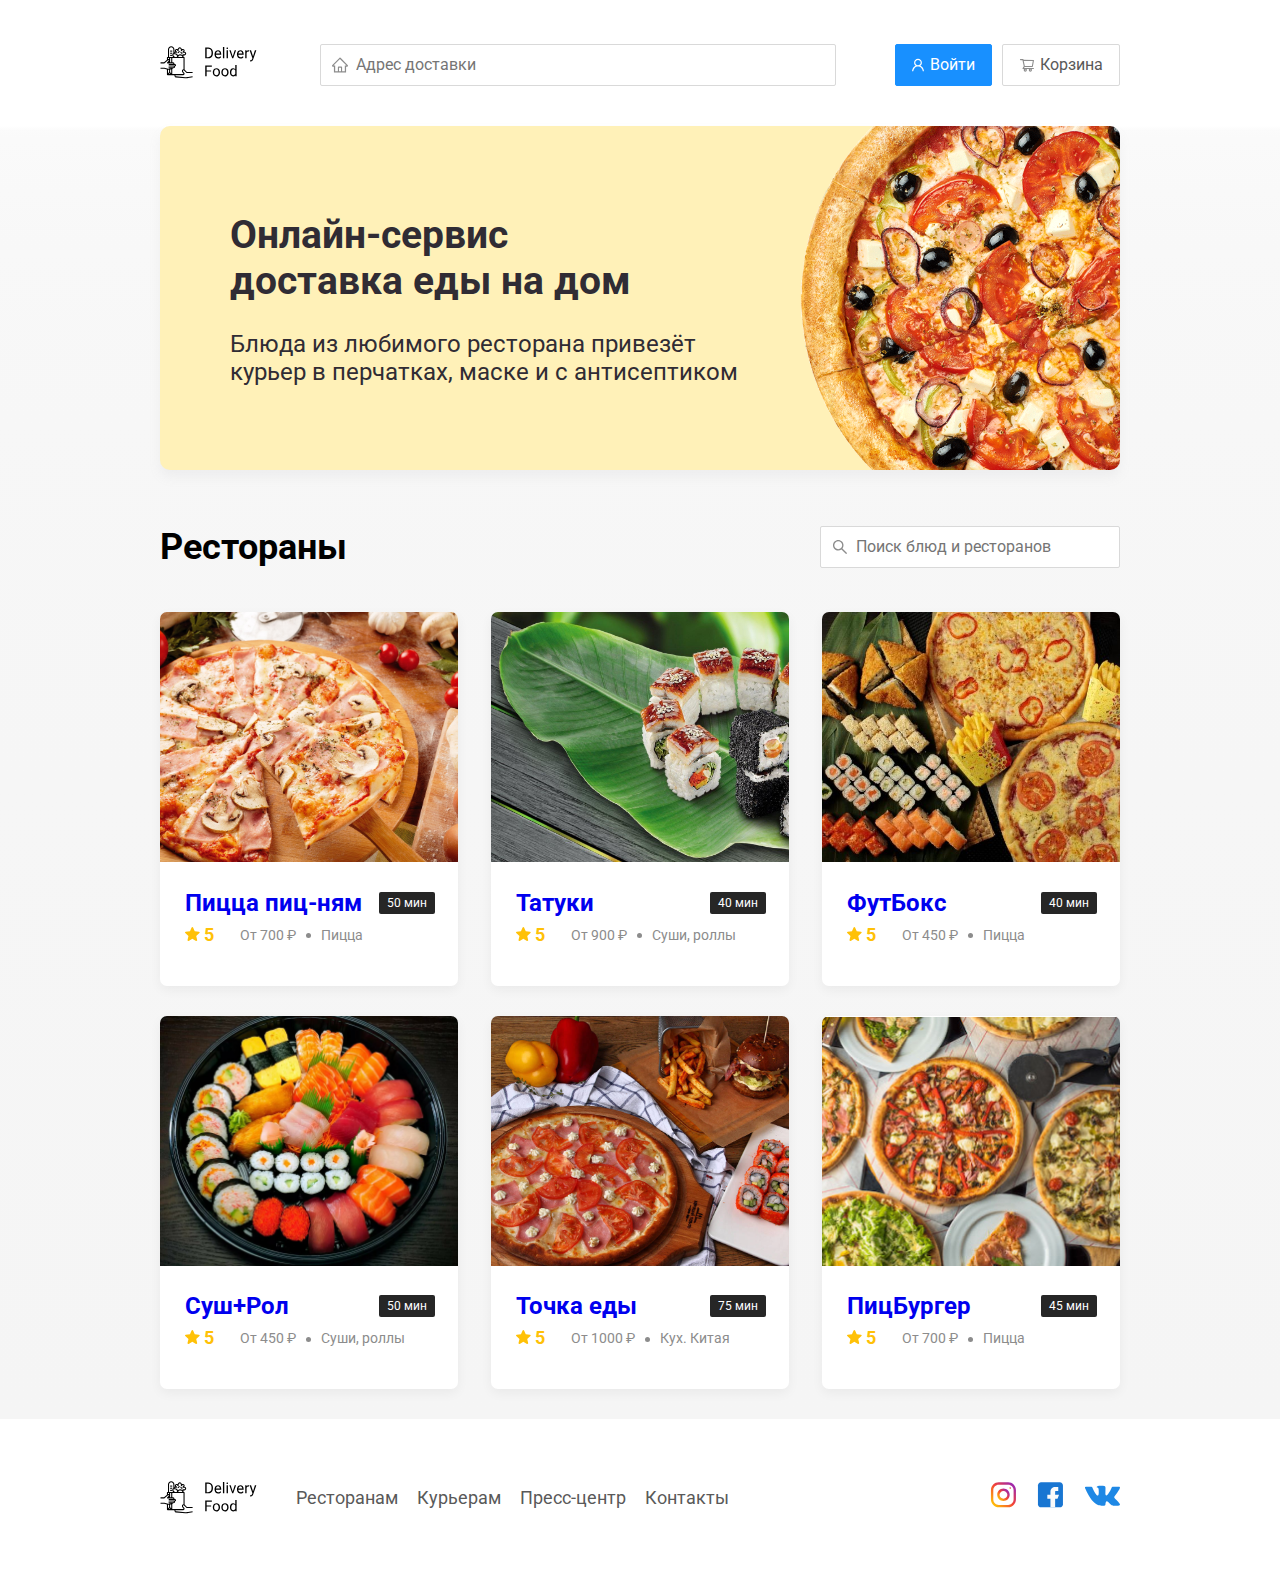
<file: index.html>
<!DOCTYPE html>
<html lang="ru">
<head>
    <meta charset="UTF-8" />
    <meta name="viewport" content="width=device-width, initial-scale=1.0" />
    <title>Delivery Food - доставка еды на дом</title>
    <link href="https://fonts.googleapis.com/css?family=Roboto:400,700&display=swap&subset=cyrillic" rel="stylesheet" />
    <link rel="stylesheet" href="css/normalize.css" />
    <link rel="stylesheet" href="css/style.css" />
</head>
<body>
    <div class="container">
        <header class="header">
            <a href="index.html" class="logo">
            <img src="img/logo.svg" alt="Logo" />
            </a>
            <input type="text" class="input input-address" placeholder="Адрес доставки" />
            <div class="buttons">
                <button class="button button-primary">
                    <img src="img/user.svg" alt="user" class="button-icon" />
               <span class="button-text">Войти</span>
            </button>
                <button class="button">
                    <img src="img/shopping-cart.svg" alt="shopping cart" class="button-icon" />
                <span class="button-text">Корзина</span>
                </button>
        </div>
        </header>
    </div>
    <main class="main">
        <div class="container">
            <section class="promo">
                <h1 class="promo-title">Онлайн-сервис <br /> доставка еды на дом</h1>
                <p class="promo-text">
                    Блюда из любимого ресторана привезёт курьер в перчатках, маске и с антисептиком
                </p>
            </section>
            <section class="restaurants">
                <div class="section-heading">
                    <h2 class="section-title">Рестораны</h2>
                    <input type="text" class="input input-search" placeholder="Поиск блюд и ресторанов" />
                </div>
                <div class="cards">
                    
                    <a href="restaurant.html" class="card">
                        <img src="img/image.jpg" alt="image" class="card-image" />
                        <div class="card-text">
                            <div class="card-heading">
                                <h3 class="card-title">Пицца пиц-ням</h3>
                                <span class="card-tag tag">50 мин</span>
                            </div>
                            <div class="card-info">
                                <div class="rating">
                                    <img src="img/rating.svg" alt="rating" class="rating-star" />
                                    5</div>
                                <div class="price">От 700 ₽</div>
                                <div class="category">Пицца</div>
                            </div>
                        </div>
                    </a>
    
                    <a href="restaurant.html" class="card">
                        <img src="img/image_2.jpg" alt="image_2" class="card-image" />
                        <div class="card-text">
                            <div class="card-heading">
                                <h3 class="card-title">Татуки</h3>
                                <span class="card-tag tag">40 мин</span>
                            </div>
                            <div class="card-info">
                                <div class="rating">
                                    <img src="img/rating.svg" alt="rating" class="rating-star" />
                                    5</div>
                                <div class="price">От 900 ₽</div>
                                <div class="category">Суши, роллы</div>
                            </div>
                        </div>
                    </a>
    
                    <a href="restaurant.html" class="card">
                        <img src="img/image_3.jpg" alt="image_3" class="card-image" />
                        <div class="card-text">
                            <div class="card-heading">
                                <h3 class="card-title">ФутБокс</h3>
                                <span class="card-tag tag">40 мин</span>
                            </div>
                            <div class="card-info">
                                <div class="rating">
                                    <img src="img/rating.svg" alt="rating" class="rating-star" />
                                    5</div>
                                <div class="price">От 450 ₽</div>
                                <div class="category">Пицца</div>
                            </div>
                        </div>
                    </a>
    
                    <a href="restaurant.html" class="card">
                        <img src="img/image_4.jpg" alt="image_4" class="card-image" />
                        <div class="card-text">
                            <div class="card-heading">
                                <h3 class="card-title">Суш+Рол</h3>
                                <span class="card-tag tag">50 мин</span>
                            </div>
                            <div class="card-info">
                                <div class="rating">
                                    <img src="img/rating.svg" alt="rating" class="rating-star" />
                                    5</div>
                                <div class="price">От 450 ₽</div>
                                <div class="category">Суши, роллы</div>
                            </div>
                        </div>
                    </a>
    
                    <a href="restaurant.html" class="card">
                        <img src="img/image_5.jpg" alt="image_5" class="card-image" />
                        <div class="card-text">
                            <div class="card-heading">
                                <h3 class="card-title">Точка еды</h3>
                                <span class="card-tag tag">75 мин</span>
                            </div>
                            <div class="card-info">
                                <div class="rating">
                                    <img src="img/rating.svg" alt="rating" class="rating-star" />
                                    5</div>
                                <div class="price">От 1000 ₽</div>
                                <div class="category">Кух. Китая</div>
                            </div>
                        </div>
                    </a>
    
                    <a href="restaurant.html" class="card">
                        <img src="img/image_6.jpg" alt="image_6" class="card-image" />
                        <div class="card-text">
                            <div class="card-heading">
                                <h3 class="card-title">ПицБургер</h3>
                                <span class="card-tag tag">45 мин</span>
                            </div>
                            <div class="card-info">
                                <div class="rating">
                                    <img src="img/rating.svg" alt="rating" class="rating-star" />
                                    5</div>
                                <div class="price">От 700 ₽</div>
                                <div class="category">Пицца</div>
                            </div>
                        </div>
                    </a>

                </div>
            </section>
        </div>
    </main>
    <div class="footer">
        <div class="container">
            <div class="footer-block">
                <img src="img/logo.svg" alt="logo" class="logo footer-logo" />
                <nav class="footer-nav">
                <a href="#" class="footer-link">Ресторанам</a>
                <a href="#" class="footer-link">Курьерам</a>
                <a href="#" class="footer-link">Пресс-центр</a>
                <a href="#" class="footer-link">Контакты</a>
                </nav>
                <div class="social-links">
                    <a href="#" class="social-link"><img src="img/instagram.svg" alt="instagram" /></a>
                    <a href="#" class="social-link"><img src="img/fb.svg" alt="facebook" /></a>
                    <a href="#" class="social-link"><img src="img/vk.svg" alt="vk" /></a>
                </div>
            </div>
        </div>
    </div>
</body>
</html>
</file>
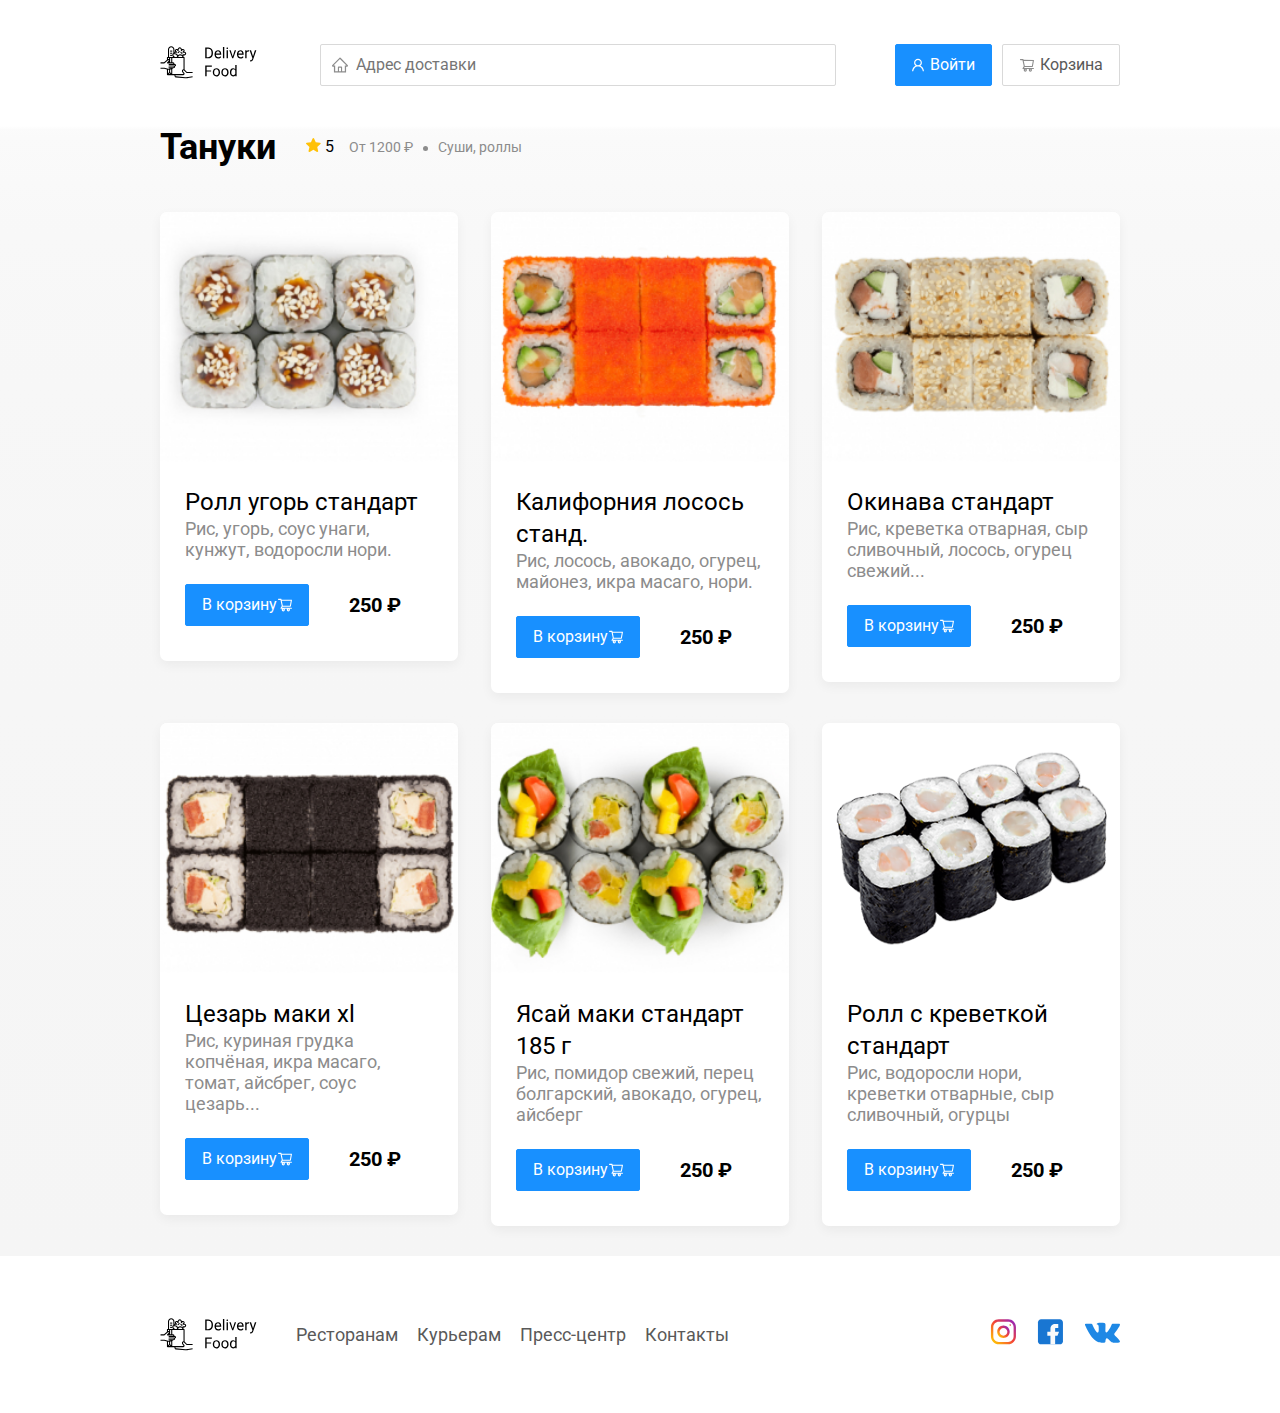
<file: restaurant.html>
<!DOCTYPE html>
<html lang="ru">
<head>
    <meta charset="UTF-8" />
    <meta name="viewport" content="width=device-width, initial-scale=1.0" />
    <title>Delivery Food - доставка еды на дом</title>
    <link href="https://fonts.googleapis.com/css?family=Roboto:400,700&display=swap&subset=cyrillic" rel="stylesheet" />
    <link rel="stylesheet" href="css/normalize.css" />
    <link rel="stylesheet" href="css/animate.css" />
    <link rel="stylesheet" href="css/style.css" />
</head>
<body>
    <div class="container">
        <header class="header">
            <a href="index.html" class="logo animated bounce">
                <img src="img/logo.svg" alt="Logo" />
            </a>
            <input type="text" class="input input-address" placeholder="Адрес доставки" />
            <div class="buttons">
                <button class="button button-primary">
                    <img src="img/user.svg" alt="user" class="button-icon" />
               <span class="button-text">Войти</span>
            </button>
                <button class="button" id="cart-button">
                    <img src="img/shopping-cart.svg" alt="shopping cart" class="button-icon" />
                <span class="button-text">Корзина</span>
                </button>
        </div>
        </header>
    </div>
    <main class="main">
        <div class="container">
            <section class="restaurants">
                <div class="section-heading">
                    <h2 class="section-title">Тануки</h2>
                    <div class="card-info">
                        <div class="rating">
                            <img src="img/rating.svg" alt="rating" class="rating-star" />
                            5</div>
                        <div class="price">От 1200 ₽</div>
                        <div class="category">Суши, роллы</div>
                    </div>
                </div>
                <div class="cards">
                    
                    <div class="card wow fadeInUp" data-wow-delay="0.2s">
                        <img src="img/rol.jpg" alt="rol" class="card-image" />
                        <div class="card-text">
                            <div class="card-heading">
                                <h3 class="card-title card-title-reg">Ролл угорь стандарт</h3>
                            </div>
                            <div class="card-info">
                                <div class="ingredients">Рис, угорь, соус унаги, кунжут, водоросли нори.</div>
                            </div>
                            <div class="card-buttons">
                                <button class="button button-primary">
                                    <span class="button-card-text">В корзину</span>
                                    <img src="img/shopping-cart-white.svg" alt="shopping-cart" class="card-button-image">
                                </button>
                                <strong class="card-price-bold">250 ₽</strong>
                            </div>
                        </div>
                    </div>
                    
                    <div class="card wow fadeInUp" data-wow-delay="0.4s">
                        <img src="img/los.jpg" alt="los" class="card-image" />
                        <div class="card-text">
                            <div class="card-heading">
                                <h3 class="card-title card-title-reg">Калифорния лосось станд.</h3>
                            </div>
                            <div class="card-info">
                                <div class="ingredients">Рис, лосось, авокадо, огурец, майонез, икра масаго, нори.</div>
                            </div>
                            <div class="card-buttons">
                                <button class="button button-primary">
                                    <span class="button-card-text">В корзину</span>
                                    <img src="img/shopping-cart-white.svg" alt="shopping-cart" class="card-button-image">
                                </button>
                                <strong class="card-price-bold">250 ₽</strong>
                            </div>
                        </div>
                    </div>
    
                    <div class="card wow fadeInUp" data-wow-delay="0.6s">
                        <img src="img/okin.jpg" alt="okin" class="card-image" />
                        <div class="card-text">
                            <div class="card-heading">
                                <h3 class="card-title card-title-reg">Окинава стандарт</h3>
                            </div>
                            <div class="card-info">
                                <div class="ingredients">Рис, креветка отварная, сыр сливочный, лосось, огурец свежий...</div>
                            </div>
                            <div class="card-buttons">
                                <button class="button button-primary">
                                    <span class="button-card-text">В корзину</span>
                                    <img src="img/shopping-cart-white.svg" alt="shopping-cart" class="card-button-image">
                                </button>
                                <strong class="card-price-bold">250 ₽</strong>
                            </div>
                        </div>
                    </div>
    
                    <div class="card wow fadeInUp" data-wow-delay="0.2s">
                        <img src="img/cez.jpg" alt="cez" class="card-image" />
                        <div class="card-text">
                            <div class="card-heading">
                                <h3 class="card-title card-title-reg">Цезарь маки xl</h3>
                            </div>
                            <div class="card-info">
                                <div class="ingredients">Рис, куриная грудка копчёная, икра масаго, томат, айсбрег, соус цезарь...</div>
                            </div>
                            <div class="card-buttons">
                                <button class="button button-primary">
                                    <span class="button-card-text">В корзину</span>
                                    <img src="img/shopping-cart-white.svg" alt="shopping-cart" class="card-button-image">
                                </button>
                                <strong class="card-price-bold">250 ₽</strong>
                            </div>
                        </div>
                    </div>
    
                    <div class="card wow fadeInUp" data-wow-delay="0.4s">
                        <img src="img/yas.jpg" alt="yas" class="card-image" />
                        <div class="card-text">
                            <div class="card-heading">
                                <h3 class="card-title card-title-reg">Ясай маки стандарт 185 г</h3>
                            </div>
                            <div class="card-info">
                                <div class="ingredients">Рис, помидор свежий, перец болгарский, авокадо, огурец, айсберг</div>
                            </div>
                            <div class="card-buttons">
                                <button class="button button-primary">
                                    <span class="button-card-text">В корзину</span>
                                    <img src="img/shopping-cart-white.svg" alt="shopping-cart" class="card-button-image">
                                </button>
                                <strong class="card-price-bold">250 ₽</strong>
                            </div>
                        </div>
                    </div>
    
                    <div class="card wow fadeInUp" data-wow-delay="0.6s">
                        <img src="img/rol++.png" alt="rol+" class="card-image" />
                        <div class="card-text">
                            <div class="card-heading">
                                <h3 class="card-title card-title-reg">Ролл с креветкой стандарт</h3>
                            </div>
                            <div class="card-info">
                                <div class="ingredients">Рис, водоросли нори, креветки отварные, сыр сливочный, огурцы</div>
                            </div>
                            <div class="card-buttons">
                                <button class="button button-primary">
                                    <span class="button-card-text">В корзину</span>
                                    <img src="img/shopping-cart-white.svg" alt="shopping-cart" class="card-button-image">
                                </button>
                                <strong class="card-price-bold">250 ₽</strong>
                            </div>
                        </div>
                    </div>  
                </div>
            </section>
        </div>
    </main>
    <footer class="footer">
        <div class="container">
            <div class="footer-block">
                <img src="img/logo.svg" alt="logo" class="logo footer-logo" />
                <nav class="footer-nav">
                <a href="#" class="footer-link">Ресторанам</a>
                <a href="#" class="footer-link">Курьерам</a>
                <a href="#" class="footer-link">Пресс-центр</a>
                <a href="#" class="footer-link">Контакты</a>
                </nav>
                <div class="social-links">
                    <a href="#" class="social-link"><img src="img/instagram.svg" alt="instagram" /></a>
                    <a href="#" class="social-link"><img src="img/fb.svg" alt="facebook" /></a>
                    <a href="#" class="social-link"><img src="img/vk.svg" alt="vk" /></a>
                </div>
            </div>
        </div>
    </footer>

<div class="modal">
    <div class="modal-dialog">
        <div class="modal-header">
            <h3 class="modal-title">Корзина</h3>
                <button class="close">&times;</button>
        </div>
        <div class="modal-body">
            <div class="food-row">
                <span class="food-name">Ролл угорь стандарт</span>
                <strong class="food-price">250 ₽</strong>
                <div class="food-counter">
                    <button class="counter-button">-</button>
                    <span class="counter">1</span>
                    <button class="counter-button">+</button>
                </div>
            </div>
            <div class="food-row">
                <span class="food-name">Ролл угорь стандарт</span>
                <strong class="food-price">250 ₽</strong>
                <div class="food-counter">
                    <button class="counter-button">-</button>
                    <span class="counter">1</span>
                    <button class="counter-button">+</button>
                </div>
            </div>
            <div class="food-row">
                <span class="food-name">Ролл угорь стандарт</span>
                <strong class="food-price">250 ₽</strong>
                <div class="food-counter">
                    <button class="counter-button">-</button>
                    <span class="counter">1</span>
                    <button class="counter-button">+</button>
                </div>
            </div>
            <div class="food-row">
                <span class="food-name">Ролл угорь стандарт</span>
                <strong class="food-price">250 ₽</strong>
                <div class="food-counter">
                    <button class="counter-button">-</button>
                    <span class="counter">1</span>
                    <button class="counter-button">+</button>
                </div>
            </div>
            <div class="food-row">
                <span class="food-name">Ролл угорь стандарт</span>
                <strong class="food-price">250 ₽</strong>
                <div class="food-counter">
                    <button class="counter-button">-</button>
                    <span class="counter">1</span>
                    <button class="counter-button">+</button>
                </div>
            </div>
        </div>
        <div class="modal-footer">
            <span class="modal-pricetag">1250 ₽</span>
            <div class="footer-buttons">
                <button class="button button-primary">Оформить заказ</button>
                <button class="button">Отмена</button>
            </div>
        </div>
    </div>
</div>
<script src="js/wow.min.js"></script>
<script src="js/main.js"></script>
</body>
</html>
</file>
<file: css/style.css>
* {
    box-sizing: border-box;
}
body {
    font-family: "Roboto", sans-serif;
    padding-top: 44px;
}
.container {
    max-width: 1200px;
    margin: auto;
}
.header {
    display: flex;
    align-items: center;
    justify-content: space-between;
    margin-bottom: 40px;
}
.input {
    background: #ffffff;
    border: 1px solid #d9d9d9;
    border-radius: 2px;
    font-size: 16px;
    line-height: 24px;
    padding: 8px;
    padding-left: 35px;
    background-repeat: no-repeat;
    background-position: left 11px center;
}
.input-address {
    flex: 0.8;
    background-image: url(../img/home.svg);
}
.input-search {
   background-image: url(../img/search.svg);
   width: 300px;
   margin-left: auto;
}
.buttons {
    display: flex;
    align-items: center;
}
.button {
    display: flex;
    align-items: center;
    padding: 8px 16px;
    background: #FFFFFF;
    border: 1px solid #D9D9D9;
    box-sizing: border-box;
    box-shadow: 0px 0px 2px rgba(0, 0, 0, 0.0015);
    border-radius: 2px;
    color: #595959;
    font-size: 16px;
    line-height: 24px;
}
.button-primary {
    background: #1890ff;
    border: 1px solid #1890ff;
    color: #fff;
    margin-right: 10px;
}
.button-icon {
    margin-right: 6px;
}
.button-cart-text {
    margin-right: 10px;
}
.promo {
    box-shadow: 0px 7px 12px rgba(158, 158, 163, 0.1);
    background: #fff1b8 url(../img/promo-image.jpeg) no-repeat top -100px right -247px / 924px;
    border-radius: 10px;
    padding: 60px 70px;
    margin-bottom: 56px;
}
.promo-title {
    font-style: normal;
    font-weight: bold;
    font-size: 39px;
    line-height: 46px;
    color: #302c34;
}
.promo-text {
    font-style: normal;
    font-weight: normal;
    font-size: 24px;
    line-height: 28px;
    color: #302c34;
    max-width: 538px;
}
.main {
    background: linear-gradient(180deg, rgba(245, 245, 245, 0), 1.04%, #f5f5f5 100%);
}
.section-heading {
    display: flex;
    align-items: center;
    margin-bottom: 44px;
}
.section-title {
    font-style: normal;
    font-weight: bold;
    font-size: 36px;
    line-height: 42px;
    margin: 0;
    color: #000000;
    margin-right: 30px;
}
.cards {
    display: flex;
    align-items: flex-start;
    justify-content: space-between;
    flex-wrap: wrap;
}
.card {
    background: #ffffff;
    box-shadow: 0px 4px 12px rgba(0, 0, 0, 0.05);
    border-radius: 7px;
    overflow: hidden;
    margin-bottom: 30px;
    flex-basis: 31%;
    text-decoration: none;
}
.card-image {
    width: 384px;
    height: 250px;
    object-fit: cover;
    max-width: 100%;
}
.card-text {
    padding-top: 20px;
    padding-bottom: 35px;
    padding-left: 25px;
    padding-right: 23px;
}
.card-heading {
    display: flex;
    align-items: center;
    justify-content: space-between;
}
.card-title {
    margin: 0;
    font-style: normal;
    font-weight: bold;
    font-size: 24px;
    line-height: 32px;
}
.card-title-reg {
    font-weight: 400;
}
.card-tag {
    font-style: normal;
    font-weight: normal;
    font-size: 12px;
    line-height: 20px;
    color: #ffffff;
    background: #262626;
    border-radius: 2px;
    padding: 1px 8px;
}
.card-info {
    display: flex;
    align-items: center;
    flex-wrap: wrap;
}
.card-buttons {
    display: flex;
    align-items: center;
    margin-top: 24px;
}
.card-price-bold {
    font-weight: bold;
    font-size: 20px;
    line-height: 32px;
    margin-left: 30px;
} 
.card .rating {
    margin-right: 26px;
    color: #ffc107;
    font-weight: bold;
    font-size: 18px;
    line-height: 32px;
}
.price, 
.category {
    color: #8c8c8c;
    font-size: 18px;
    line-height: 32px;
}
.price {
    margin-right: 10px;
}
.ingredients {
    color: #8c8c8c;
    font-size: 18px;
    line-height: 21px;
}
.category {
    text-overflow: ellipsis;
    overflow: hidden;
    white-space: nowrap;
    max-width: 150px;
}
.price:after {
    content: "";
    width: 5px;
    height: 5px;
    background-color: #8c8c8c;
    display: inline-block;
    vertical-align: middle;
    border-radius: 50%;
    margin-left: 10px;
}
.footer {
    padding: 60px 0;
}
.footer-block {
    display: flex;
    align-items: center;
    justify-content: space-between;
}
.footer-nav {
    margin-left: 35px;
    margin-right: auto;
}
.footer-link {
    display: inline-block;
    color: #595959;
    font-style: normal;
    font-weight: normal;
    font-size: 18px;
    line-height: 21px;
    text-decoration: none;
}
.footer-link:not(:last-child) {
    margin-right: 15px;
}
.social-links {
    display: flex;
    align-items: center;
}
.social-link:not(:last-child) {
    margin-right: 21px;
}
.modal {
    position: fixed;
    left: 0;
    top: 0;
    width: 100%;
    height: 100%;
    background: rgba(0, 0, 0, 0.4);
    display: none;
}
.is-open {
    display: flex;
}
.modal-dialog {
    max-width: 780px;
    width: 95%;
    min-height: 552px;
    background: #ffffff;
    border-radius: 5px;
    margin: auto;
    padding: 40px 45px;
}
.modal-header {
    display: flex;
    align-items: center;
    justify-content: space-between;
    margin-bottom: 45px;
}
.modal-title {
    margin: 0;
    font-weight: bold;
    font-size: 36px;
    line-height: 42px;
}
.close {
    font-size: 36px;
    border: none;
    background-color: transparent;
}
.modal-body {
    margin-bottom: 52px;
}
.food-row {
    display: flex;
    align-items: flex-start;
    justify-content: space-between;
    padding-bottom: 8px;
    border-bottom: 1px solid #d9d9d9;
    margin-bottom: 15px;
}
.food-name {
    font-weight: normal;
    font-size: 18px;
    line-height: 32px;
}
.food-price {
    margin-left: auto;
    margin-right: 47px;
    font-weight: bold;
    font-size: 20px;
    line-height: 32px;
}
.food-counter {
    display: flex;
    align-items: center;
}
.counter-button {
    display: flex;
    align-items: center;
    justify-content: center;
    width: 39px;
    height: 32px;
    background: #ffffff;
    border: 1px solid #40a9ff;
    box-sizing: border-box;
    border-radius: 2px;
    font-weight: normal;
    font-size: 14px;
    line-height: 22px;
    color: #40a9ff;
}
.counter {
    font-size: 16px;
    line-height: 24px;
    margin-left: 10px;
    margin-right: 10px;
}
.modal-footer {
    display: flex;
    align-items: center;
    justify-content: space-between;
}
.footer-buttons {
    display: flex;
    align-items: center;
}
.modal-pricetag {
    background: #262626;
    border-radius: 5px;
    color: #ffffff;
    padding: 15px 20px;
    font-size: 20px;
    line-height: 23px;
}

@media (max-width: 1366px) {
    .container {
        max-width: 960px;
    }
    .promo {
        background-position: center right -300px;
        background-size: 750px;
    }
    .rating {
        margin-right: 15px;
    }
    .category, 
    .price {
        font-size: 14px;
    }
}
@media (max-width: 992px) {
    .container {
        max-width: 750px;
    }
    .promo {
        padding: 50px;
        background-size: 500px;
        background-position: center right -200px;
    }
    .promo-text {
        font-size: 18px;
        max-width: 400px;
    }
    .card {
        flex-basis: 49%;
    }
    .footer-link {
        font-size: 16px;
    }
}
@media (max-widht: 768px) {
    .container {
        max-width: 560px;
    }
    .card-info {
        flex-wrap: wrap;
    }
    .rating {
        flex-basis: 100%;
    }
    .card-title {
        font-size: 18px;
    }
    .promo {
        background-size: 400px;
        background-position: bottom 50px right -200px;
    }
    .promo-title {
        font-size: 24px;
        line-height: 1.4;
    }
    .promo-text {
        margin-top: 0;
    }
}
@media (max-width: 578px) {
    .container {
        width: 90%;        
    }
    .header {
        flex-wrap: wrap;
    }
    .input-address {
        margin-top: 15px;
        order: 5;
        flex: 1;
    }
    .promo {
        background-image: none;
    }
    .promo-title {
        margin-bottom: 10px;
    }
    .section-title {
        font-size: 20px;
    }
    .card {
        flex-basis: 100%;
    }
    .card-image {
        width: 100%;
    }
    .footer {
        padding: 30px 0;
    }
    .footer-block {
        align-items: flex-start;
    }
    .footer-nav {
        margin-left: 0;
        margin-right: 0;
        order: 0;
        display: flex;
        flex-direction: column;
    }
    .footer-logo {
        margin-right: 15px;
        order: 1;
    }
    .social-links {
        order: 2;
    }
}
@media (max-width: 480px) {
    .button-text {
        display: none;
    }
    .button-icon {
        margin: 0;
    }
    .button {
        min-height: 40px;
    }
    .promo {
        padding: 20px;
    }
    .section-heading {
        flex-wrap: wrap;
    }
    .footer {
        flex-wrap: wrap;
        flex-direction: column;
        align-items: center;
    }
    .footer-logo {
        order: 0;
        margin-bottom: 20px;
    }
    .footer-nav {
        margin-bottom: 20px;
        text-align: center;
    }
    .footer-link:not(:last-child) {
        margin-right: 0;
    }
}
</file>
